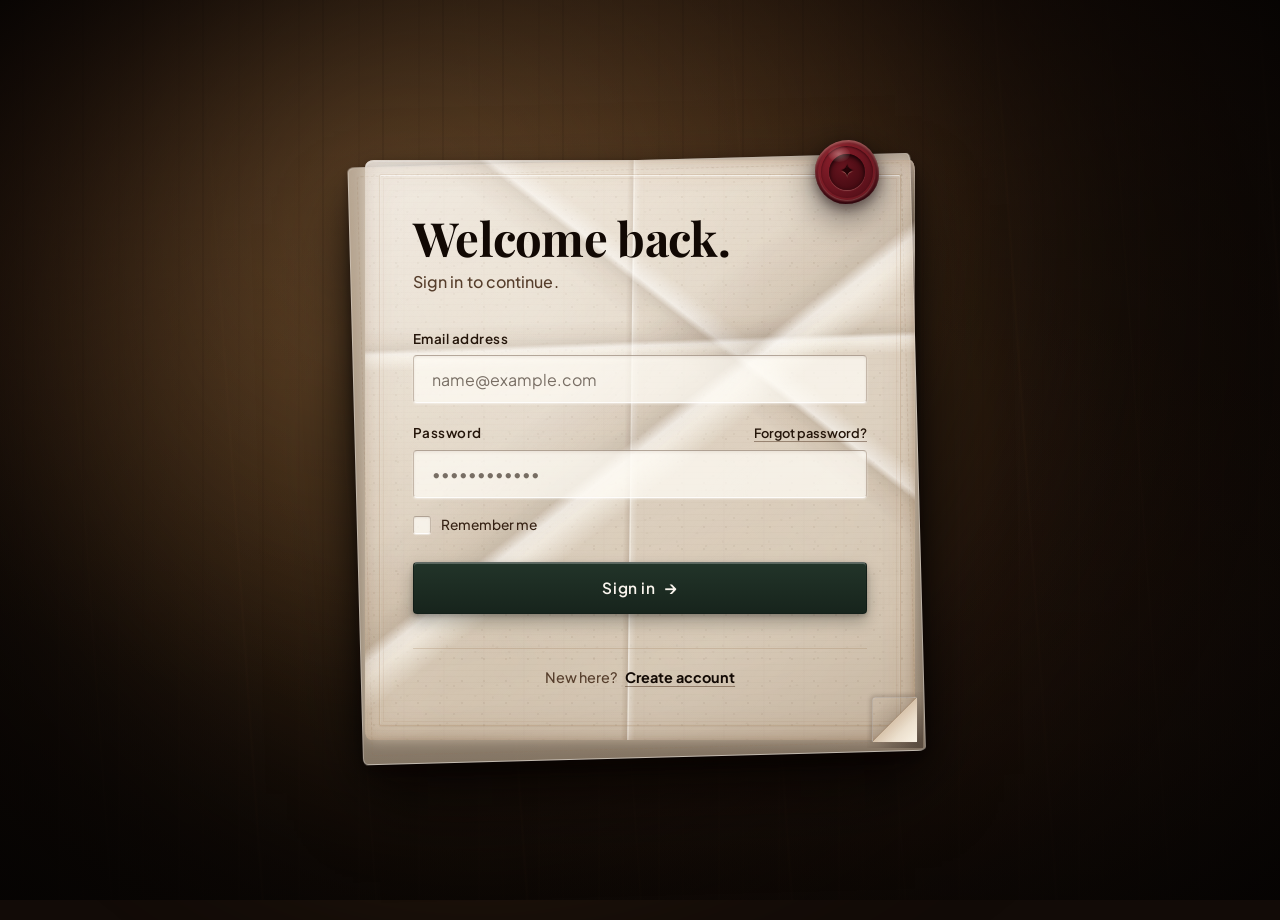
<file: index.html>
<!DOCTYPE html>
<html lang="en">
<head>
  <meta charset="UTF-8">
  <meta name="viewport" content="width=device-width, initial-scale=1.0">
  <meta name="description" content="Sign in to your account.">
  <title>Sign In</title>
  <link rel="preconnect" href="https://fonts.googleapis.com">
  <link rel="preconnect" href="https://fonts.gstatic.com" crossorigin>
  <link href="https://fonts.googleapis.com/css2?family=Cormorant+Garamond:ital,wght@0,500;0,600;0,700;1,500;1,600&family=Playfair+Display:ital,wght@0,600;0,700;1,600&family=Plus+Jakarta+Sans:wght@400;500;600;700&display=swap" rel="stylesheet">
  <link rel="stylesheet" href="style.css">
</head>
<body>
  <!-- Atmospheric Writing Desk Viewport -->
  <div class="desk-viewport">
    
    <!-- Directional Evening Lamp Illumination Falling Across the Desk -->
    <div class="desk-lamp-glow" aria-hidden="true"></div>
    <div class="desk-wood-grain" aria-hidden="true"></div>
    <div class="desk-vignette" aria-hidden="true"></div>

    <!-- The Correspondence Composition -->
    <main class="correspondence-scene">
      
      <!-- Backing Paper Layer (Physical Depth & Natural Offset) -->
      <div class="paper-backing-layer" aria-hidden="true">
        <div class="backing-border"></div>
      </div>

      <!-- Main Object: Preserved Stationery Sheet -->
      <article class="parchment-sheet" aria-labelledby="page-headline">
        
        <!-- Physical Paper Texture, Faint Creases, Corner Curl & Edge Aging -->
        <div class="paper-surface-tooth" aria-hidden="true"></div>
        <div class="paper-crease-vertical" aria-hidden="true"></div>
        <div class="paper-crease-diagonal" aria-hidden="true"></div>
        <div class="paper-edge-shading" aria-hidden="true"></div>
        <div class="paper-corner-curl" aria-hidden="true"></div>
        <div class="paper-lamp-sheen" aria-hidden="true"></div>
        <div class="letterpress-ornamental-frame" aria-hidden="true"></div>

        <!-- Tactile Rich Burgundy Wax Seal (Physical Pressed Paper Overlap) -->
        <aside class="wax-seal" aria-label="Wax Seal Accent">
          <div class="seal-wax-disc">
            <div class="seal-wax-rim" aria-hidden="true"></div>
            <div class="seal-crest-center">
              <span class="seal-monogram" aria-hidden="true">✦</span>
            </div>
            <div class="seal-shimmer" aria-hidden="true"></div>
          </div>
        </aside>

        <!-- Interior Content Surface -->
        <div class="sheet-content">
          
          <!-- Editorial Heading Hierarchy -->
          <header class="sheet-header">
            <div class="titles-block">
              <h1 id="page-headline" class="headline-text">Welcome back.</h1>
              <p class="subheadline-text">Sign in to continue.</p>
            </div>
          </header>

          <!-- Modern Authentication Form on Fine Parchment -->
          <form class="sheet-form" action="#" method="POST" novalidate>
            
            <!-- Email Address Field -->
            <div class="form-row">
              <label for="email" class="ink-label">Email address</label>
              <div class="ink-input-wrapper">
                <input 
                  type="email" 
                  id="email" 
                  name="email" 
                  class="ink-input" 
                  placeholder="name@example.com" 
                  autocomplete="username" 
                  spellcheck="false"
                  required
                >
                <span class="ink-ruling-glow" aria-hidden="true"></span>
              </div>
            </div>

            <!-- Password Field -->
            <div class="form-row">
              <div class="label-split">
                <label for="password" class="ink-label">Password</label>
                <a href="#forgot" class="ink-link ink-link--aside">Forgot password?</a>
              </div>
              <div class="ink-input-wrapper">
                <input 
                  type="password" 
                  id="password" 
                  name="password" 
                  class="ink-input" 
                  placeholder="••••••••••••" 
                  autocomplete="current-password" 
                  required
                >
                <span class="ink-ruling-glow" aria-hidden="true"></span>
              </div>
            </div>

            <!-- Remember me auxiliary option -->
            <div class="form-auxiliary">
              <label class="parchment-checkbox" for="remember-me">
                <input type="checkbox" id="remember-me" name="remember" class="checkbox-native">
                <span class="checkbox-box" aria-hidden="true">
                  <svg class="checkbox-tick" viewBox="0 0 14 14" fill="none">
                    <path d="M2.5 7.5L5.5 10.5L11.5 3.5" stroke="currentColor" stroke-width="1.8" stroke-linecap="round" stroke-linejoin="round"/>
                  </svg>
                </span>
                <span class="checkbox-text">Remember me</span>
              </label>
            </div>

            <!-- Primary Action Button -->
            <div class="form-action">
              <button type="submit" class="sheet-button" id="signin-button">
                <span class="btn-text">Sign in</span>
                <span class="btn-arrow" aria-hidden="true">→</span>
              </button>
            </div>

          </form>

          <!-- Sheet Footer Navigation -->
          <footer class="sheet-footer">
            <div class="navigation-switch">
              <span class="switch-prompt">New here?</span>
              <a href="register.html" class="ink-link ink-link--prominent" id="register-nav-link">Create account</a>
            </div>
          </footer>

        </div>
      </article>

    </main>
  </div>

  <script src="js/auth.js"></script>
  <script src="js/login.js"></script>
</body>
</html>
</file>
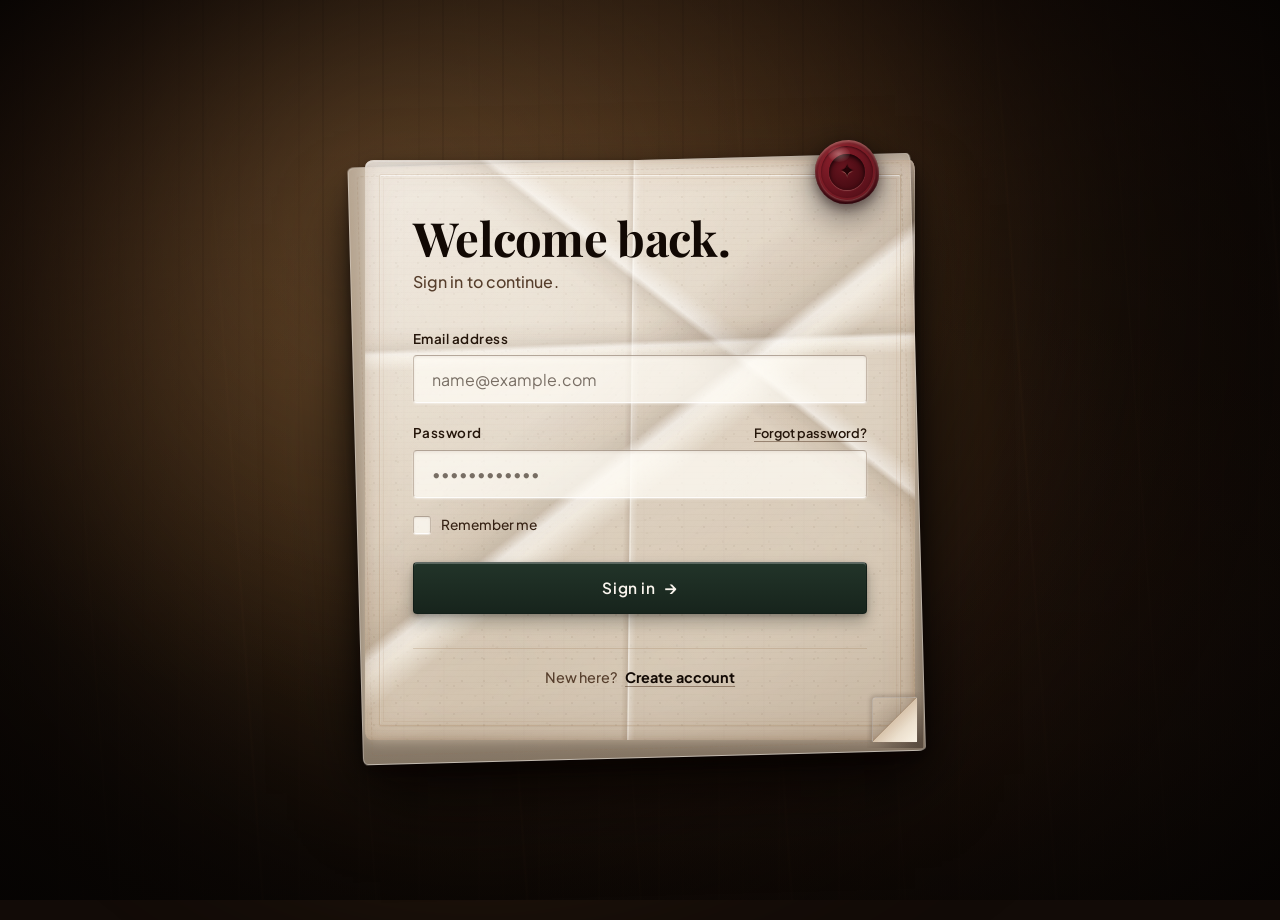
<file: dashboard.html>
<!DOCTYPE html>
<html lang="en">
<head>
  <meta charset="UTF-8">
  <meta name="viewport" content="width=device-width, initial-scale=1.0">
  <meta name="description" content="Dashboard — User management and system summary.">
  <title>Dashboard</title>
  <link rel="preconnect" href="https://fonts.googleapis.com">
  <link rel="preconnect" href="https://fonts.gstatic.com" crossorigin>
  <link href="https://fonts.googleapis.com/css2?family=Cormorant+Garamond:ital,wght@0,500;0,600;0,700;1,500;1,600&family=Playfair+Display:ital,wght@0,600;0,700;1,600&family=Plus+Jakarta+Sans:wght@400;500;600;700&display=swap" rel="stylesheet">
  <link rel="stylesheet" href="style.css">
</head>
<body>

  <!-- Early Session Gate: Redirect immediately if unauthenticated -->
  <script>
    if (sessionStorage.getItem('isLoggedIn') !== 'true') {
      window.location.replace('index.html');
    }
  </script>

  <!-- Atmospheric Desk Viewport -->
  <div class="desk-viewport desk-viewport--dashboard">

    <!-- Ambient Illumination and Subtle Wood Grain -->
    <div class="desk-lamp-glow" aria-hidden="true"></div>
    <div class="desk-wood-grain" aria-hidden="true"></div>
    <div class="desk-vignette" aria-hidden="true"></div>

    <!-- Administrative Folio Container (~1200px max width) -->
    <div id="dashboard-content" class="dashboard-folio" style="visibility: hidden; opacity: 0; transition: opacity 0.3s ease;">

      <!-- ═══════════════════════════════════════════════════════════════
           1. DASHBOARD HEADER (Dark Translucent Espresso & Brass Surface)
           ═══════════════════════════════════════════════════════════════ -->
      <header class="dashboard-header" role="banner">
        <div class="dashboard-header__inner">
          
          <div class="dashboard-header__identity">
            <div class="dashboard-brand-mark">
              <span class="folio-seal-mark" aria-hidden="true">✦</span>
              <h1 class="dashboard-title">Dashboard</h1>
            </div>
            <div class="dashboard-user-greeting">
              <p id="dashboard-welcome" class="dashboard-welcome">Welcome, Admin.</p>
              <span class="dashboard-divider-bullet" aria-hidden="true">•</span>
              <span id="dashboard-user-email" class="dashboard-user-email">admin@gmail.com</span>
            </div>
          </div>

          <div class="dashboard-header__actions">
            <button 
              type="button" 
              class="dashboard-logout-btn" 
              data-action="logout" 
              id="logout-button" 
              aria-label="Sign out of your account"
            >
              <span class="logout-btn__text">Sign out</span>
              <span class="logout-btn__icon" aria-hidden="true">←</span>
            </button>
          </div>

        </div>
      </header>

      <!-- ═══════════════════════════════════════════════════════════════
           2. SUMMARY METRICS (Three Clean, Separated Warm Ivory Cards)
           ═══════════════════════════════════════════════════════════════ -->
      <section class="dashboard-metrics" aria-label="Account Summary">
        
        <!-- Card 1: Total Users -->
        <article class="summary-card summary-card--total" id="card-total-users">
          <div class="summary-card__header">
            <span class="summary-card__label">Total Users</span>
            <div class="summary-card__icon summary-card__icon--total" aria-hidden="true">
              <svg viewBox="0 0 24 24" fill="none" stroke="currentColor" stroke-width="1.8" stroke-linecap="round" stroke-linejoin="round">
                <path d="M16 21v-2a4 4 0 0 0-4-4H6a4 4 0 0 0-4 4v2"/>
                <circle cx="9" cy="7" r="4"/>
                <path d="M22 21v-2a4 4 0 0 0-3-3.87"/>
                <path d="M16 3.13a4 4 0 0 1 0 7.75"/>
              </svg>
            </div>
          </div>
          <div class="summary-card__body">
            <p class="summary-card__value">120</p>
          </div>
        </article>

        <!-- Card 2: Active Users -->
        <article class="summary-card summary-card--active" id="card-active-users">
          <div class="summary-card__header">
            <span class="summary-card__label">Active Users</span>
            <div class="summary-card__icon summary-card__icon--active" aria-hidden="true">
              <svg viewBox="0 0 24 24" fill="none" stroke="currentColor" stroke-width="1.8" stroke-linecap="round" stroke-linejoin="round">
                <path d="M22 11.08V12a10 10 0 1 1-5.93-9.14"/>
                <polyline points="22 4 12 14.01 9 11.01"/>
              </svg>
            </div>
          </div>
          <div class="summary-card__body">
            <p class="summary-card__value">95</p>
          </div>
        </article>

        <!-- Card 3: Pending Requests -->
        <article class="summary-card summary-card--pending" id="card-pending-requests">
          <div class="summary-card__header">
            <span class="summary-card__label">Pending Requests</span>
            <div class="summary-card__icon summary-card__icon--pending" aria-hidden="true">
              <svg viewBox="0 0 24 24" fill="none" stroke="currentColor" stroke-width="1.8" stroke-linecap="round" stroke-linejoin="round">
                <circle cx="12" cy="12" r="10"/>
                <polyline points="12 6 12 12 16 14"/>
              </svg>
            </div>
          </div>
          <div class="summary-card__body">
            <p class="summary-card__value">25</p>
          </div>
        </article>

      </section>

      <!-- ═══════════════════════════════════════════════════════════════
           3. RECENT USERS DIRECTORY (Dedicated Separate Ledger Panel)
           ═══════════════════════════════════════════════════════════════ -->
      <section class="dashboard-ledger-section" aria-label="Recent Users Directory">
        
        <div class="ledger-header">
          <div class="ledger-header__titles">
            <h2 class="ledger-title">Recent Users</h2>
          </div>
          
          <div class="ledger-controls">
            <!-- Search -->
            <div class="ledger-search-box">
              <span class="ledger-search-icon" aria-hidden="true">
                <svg viewBox="0 0 20 20" fill="none" stroke="currentColor" stroke-width="1.8">
                  <circle cx="8.5" cy="8.5" r="5.5"/>
                  <line x1="12.5" y1="12.5" x2="17" y2="17"/>
                </svg>
              </span>
              <label for="user-search" class="sr-only">Search users</label>
              <input
                type="search"
                id="user-search"
                class="ledger-search-input"
                placeholder="Search by name or email…"
                autocomplete="off"
                spellcheck="false"
              >
            </div>

            <!-- Filter Buttons -->
            <div class="ledger-filter-group" role="group" aria-label="Filter users by account status">
              <button type="button" class="ledger-filter-pill filter-active" data-filter="all">All</button>
              <button type="button" class="ledger-filter-pill" data-filter="active">Active</button>
              <button type="button" class="ledger-filter-pill" data-filter="pending">Pending</button>
            </div>
          </div>
        </div>

        <!-- Table Container -->
        <div class="ledger-table-container">
          <table class="ledger-table" aria-describedby="ledger-table-caption">
            <caption id="ledger-table-caption" class="sr-only">
              Administrative list of recent users including name, email address, and status.
            </caption>
            <thead>
              <tr>
                <th scope="col" class="col-name">Name</th>
                <th scope="col" class="col-email">Email</th>
                <th scope="col" class="col-status">Status</th>
              </tr>
            </thead>
            <tbody id="users-table-body">
              <tr class="ledger-row" data-status="active">
                <td data-label="Name" class="cell-name">
                  <div class="user-cell-meta">
                    <span class="user-avatar-initial" aria-hidden="true">R</span>
                    <span class="user-display-name">Rahul</span>
                  </div>
                </td>
                <td data-label="Email" class="cell-email">
                  <a href="mailto:rahul@gmail.com" class="ledger-email-link">rahul@gmail.com</a>
                </td>
                <td data-label="Status" class="cell-status">
                  <span class="status-badge status-badge--active">
                    <span class="badge-glyph" aria-hidden="true">●</span>
                    <span class="badge-text">Active</span>
                  </span>
                </td>
              </tr>

              <tr class="ledger-row" data-status="active">
                <td data-label="Name" class="cell-name">
                  <div class="user-cell-meta">
                    <span class="user-avatar-initial" aria-hidden="true">P</span>
                    <span class="user-display-name">Priya</span>
                  </div>
                </td>
                <td data-label="Email" class="cell-email">
                  <a href="mailto:priya@gmail.com" class="ledger-email-link">priya@gmail.com</a>
                </td>
                <td data-label="Status" class="cell-status">
                  <span class="status-badge status-badge--active">
                    <span class="badge-glyph" aria-hidden="true">●</span>
                    <span class="badge-text">Active</span>
                  </span>
                </td>
              </tr>

              <tr class="ledger-row" data-status="pending">
                <td data-label="Name" class="cell-name">
                  <div class="user-cell-meta">
                    <span class="user-avatar-initial user-avatar-initial--pending" aria-hidden="true">A</span>
                    <span class="user-display-name">Arjun</span>
                  </div>
                </td>
                <td data-label="Email" class="cell-email">
                  <a href="mailto:arjun@gmail.com" class="ledger-email-link">arjun@gmail.com</a>
                </td>
                <td data-label="Status" class="cell-status">
                  <span class="status-badge status-badge--pending">
                    <span class="badge-glyph" aria-hidden="true">○</span>
                    <span class="badge-text">Pending</span>
                  </span>
                </td>
              </tr>

              <tr id="empty-search-row" class="ledger-row--empty" style="display: none;">
                <td colspan="3" class="cell-empty-message">
                  No matching users found in the directory.
                </td>
              </tr>
            </tbody>
          </table>
        </div>

      </section>

    </div>
  </div>

  <script src="js/auth.js"></script>
  <script src="js/dashboard.js"></script>
</body>
</html>
</file>
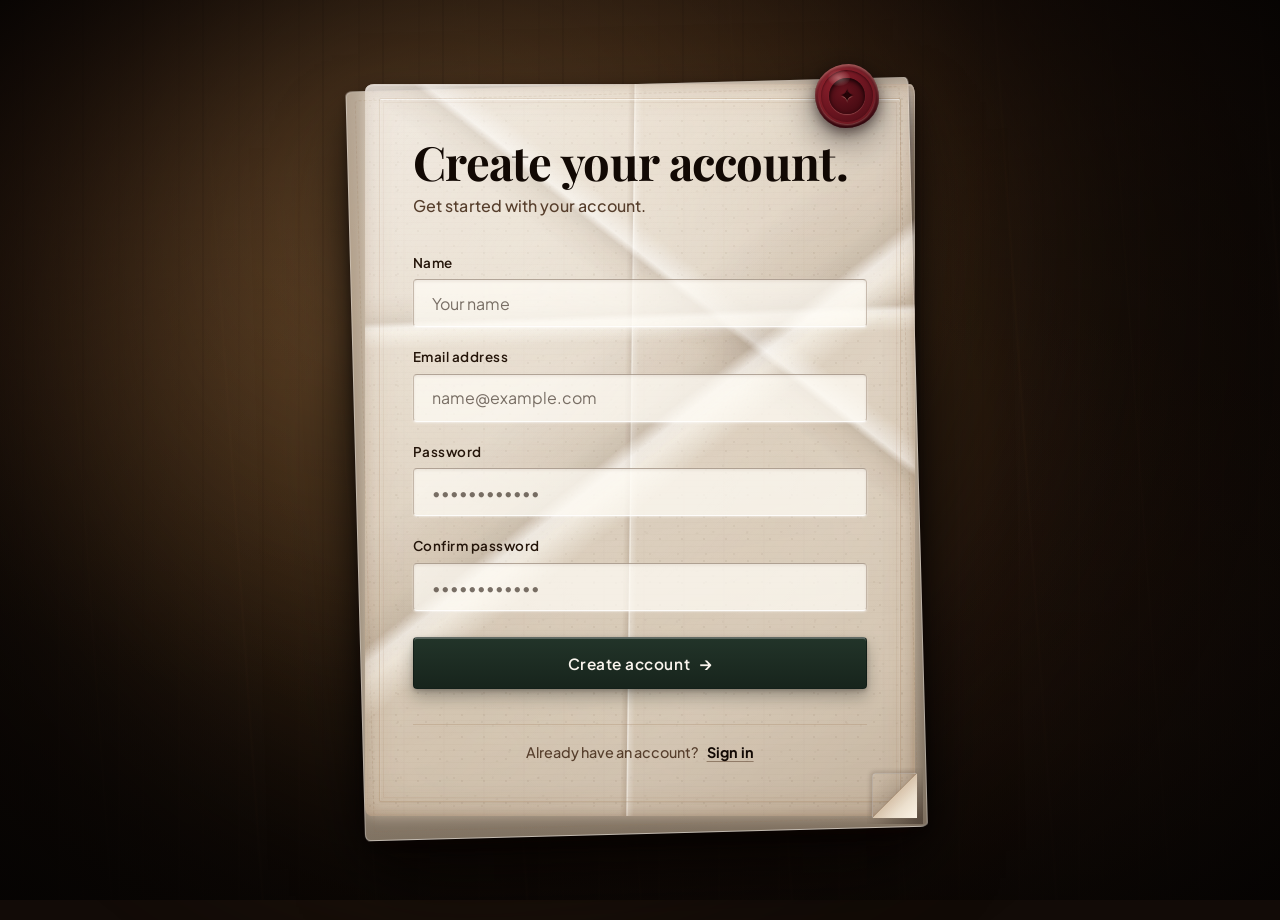
<file: register.html>
<!DOCTYPE html>
<html lang="en">
<head>
  <meta charset="UTF-8">
  <meta name="viewport" content="width=device-width, initial-scale=1.0">
  <meta name="description" content="Create your account to get started.">
  <title>Create Account</title>
  <link rel="preconnect" href="https://fonts.googleapis.com">
  <link rel="preconnect" href="https://fonts.gstatic.com" crossorigin>
  <link href="https://fonts.googleapis.com/css2?family=Cormorant+Garamond:ital,wght@0,500;0,600;0,700;1,500;1,600&family=Playfair+Display:ital,wght@0,600;0,700;1,600&family=Plus+Jakarta+Sans:wght@400;500;600;700&display=swap" rel="stylesheet">
  <link rel="stylesheet" href="style.css">
</head>
<body>
  <!-- Atmospheric Writing Desk Viewport -->
  <div class="desk-viewport">
    
    <!-- Directional Evening Lamp Illumination Falling Across the Desk -->
    <div class="desk-lamp-glow" aria-hidden="true"></div>
    <div class="desk-wood-grain" aria-hidden="true"></div>
    <div class="desk-vignette" aria-hidden="true"></div>

    <!-- The Correspondence Composition -->
    <main class="correspondence-scene">
      
      <!-- Backing Paper Layer (Physical Depth & Natural Offset) -->
      <div class="paper-backing-layer" aria-hidden="true">
        <div class="backing-border"></div>
      </div>

      <!-- Main Object: Preserved Stationery Sheet -->
      <article class="parchment-sheet" aria-labelledby="page-headline">
        
        <!-- Physical Paper Texture, Faint Creases, Corner Curl & Edge Aging -->
        <div class="paper-surface-tooth" aria-hidden="true"></div>
        <div class="paper-crease-vertical" aria-hidden="true"></div>
        <div class="paper-crease-diagonal" aria-hidden="true"></div>
        <div class="paper-edge-shading" aria-hidden="true"></div>
        <div class="paper-corner-curl" aria-hidden="true"></div>
        <div class="paper-lamp-sheen" aria-hidden="true"></div>
        <div class="letterpress-ornamental-frame" aria-hidden="true"></div>

        <!-- Tactile Rich Burgundy Wax Seal (Physical Pressed Paper Overlap) -->
        <aside class="wax-seal" aria-label="Wax Seal Accent">
          <div class="seal-wax-disc">
            <div class="seal-wax-rim" aria-hidden="true"></div>
            <div class="seal-crest-center">
              <span class="seal-monogram" aria-hidden="true">✦</span>
            </div>
            <div class="seal-shimmer" aria-hidden="true"></div>
          </div>
        </aside>

        <!-- Interior Content Surface -->
        <div class="sheet-content">
          
          <!-- Editorial Heading Hierarchy -->
          <header class="sheet-header">
            <div class="titles-block">
              <h1 id="page-headline" class="headline-text">Create your account.</h1>
              <p class="subheadline-text">Get started with your account.</p>
            </div>
          </header>

          <!-- Modern Authentication Form on Fine Parchment -->
          <form class="sheet-form" action="#" method="POST" novalidate>
            
            <!-- Full Name Field -->
            <div class="form-row">
              <label for="name" class="ink-label">Name</label>
              <div class="ink-input-wrapper">
                <input 
                  type="text" 
                  id="name" 
                  name="name" 
                  class="ink-input" 
                  placeholder="Your name" 
                  autocomplete="name" 
                  spellcheck="false"
                  required
                >
                <span class="ink-ruling-glow" aria-hidden="true"></span>
              </div>
            </div>

            <!-- Email Address Field -->
            <div class="form-row">
              <label for="email" class="ink-label">Email address</label>
              <div class="ink-input-wrapper">
                <input 
                  type="email" 
                  id="email" 
                  name="email" 
                  class="ink-input" 
                  placeholder="name@example.com" 
                  autocomplete="username" 
                  spellcheck="false"
                  required
                >
                <span class="ink-ruling-glow" aria-hidden="true"></span>
              </div>
            </div>

            <!-- Password Field -->
            <div class="form-row">
              <label for="password" class="ink-label">Password</label>
              <div class="ink-input-wrapper">
                <input 
                  type="password" 
                  id="password" 
                  name="password" 
                  class="ink-input" 
                  placeholder="••••••••••••" 
                  autocomplete="new-password" 
                  required
                >
                <span class="ink-ruling-glow" aria-hidden="true"></span>
              </div>
            </div>

            <!-- Confirm Password Field -->
            <div class="form-row">
              <label for="confirm-password" class="ink-label">Confirm password</label>
              <div class="ink-input-wrapper">
                <input 
                  type="password" 
                  id="confirm-password" 
                  name="confirm_password" 
                  class="ink-input" 
                  placeholder="••••••••••••" 
                  autocomplete="new-password" 
                  required
                >
                <span class="ink-ruling-glow" aria-hidden="true"></span>
              </div>
            </div>

            <!-- Primary Action Button -->
            <div class="form-action">
              <button type="submit" class="sheet-button" id="register-button">
                <span class="btn-text">Create account</span>
                <span class="btn-arrow" aria-hidden="true">→</span>
              </button>
            </div>

          </form>

          <!-- Sheet Footer Navigation -->
          <footer class="sheet-footer">
            <div class="navigation-switch">
              <span class="switch-prompt">Already have an account?</span>
              <a href="index.html" class="ink-link ink-link--prominent" id="signin-nav-link">Sign in</a>
            </div>
          </footer>

        </div>
      </article>

    </main>
  </div>

  <script src="js/auth.js"></script>
  <script src="js/register.js"></script>
</body>
</html>
</file>
<file: style.css>
/* ==========================================================================
   THE CORRESPONDENCE AUTHENTICATION SYSTEM
   Physical Victorian Stationery on a Dark Walnut Writing Desk
   Crystal-Clear Typography Architecture + Isolated Glassmorphic Background Layers
   Strictly Pure CSS3 — Zero JavaScript / Frameworks
   ========================================================================== */

/* --------------------------------------------------------------------------
   1. DESIGN TOKENS & TYPOGRAPHY
   -------------------------------------------------------------------------- */
:root {
  /* Rich Victorian Study & Dark Walnut Writing Surface */
  --desk-base: #120b07;
  --desk-walnut-deep: #1b1009;
  --desk-walnut-mid: #28170e;
  --desk-mahogany-warm: #361c10;
  --desk-shadow-deep: rgba(5, 3, 2, 0.94);

  /* Warm Ambient Table Lamp / Candlelight (Upper-Left Falloff) */
  --lamp-glow-amber: rgba(255, 214, 132, 0.28);
  --lamp-glow-honey: rgba(230, 160, 75, 0.16);
  --lamp-pool-warm: rgba(110, 65, 35, 0.65);

  /* Backing Paper Layer (Physical Underlay & Depth) */
  --backing-paper-top: rgba(224, 210, 192, 0.72);
  --backing-paper-edge: rgba(198, 182, 160, 0.64);
  --backing-paper-bottom: rgba(176, 158, 136, 0.68);
  --backing-shadow-desk: rgba(8, 4, 2, 0.72);

  /* Main Preserved Stationery: Warm Ivory Parchment with Translucent Glassmorphism */
  --parchment-top: rgba(252, 247, 238, 0.86);
  --parchment-mid: rgba(244, 234, 220, 0.80);
  --parchment-bottom: rgba(234, 219, 201, 0.84);
  --parchment-border-top: rgba(255, 255, 255, 0.65);
  --parchment-border-side: rgba(255, 255, 255, 0.38);
  --parchment-border-bottom: rgba(140, 105, 75, 0.32);

  /* Tactile Physical Paper Highlights, Irregular Creases & Aging */
  --paper-crease-dark: rgba(72, 46, 26, 0.16);
  --paper-crease-light: rgba(255, 255, 255, 0.58);
  --paper-crease-ambient: rgba(90, 58, 32, 0.09);
  --paper-fold-shadow: rgba(45, 28, 14, 0.14);
  --paper-fold-ridge: rgba(255, 252, 244, 0.65);
  --paper-edge-discolor: rgba(145, 102, 62, 0.22);
  --paper-dogear-shadow: rgba(24, 12, 6, 0.38);

  /* Deep High-Contrast Iron-Gall Ink (Crisp, Dark, Solid Typography) */
  --ink-heading: #120904;
  --ink-secondary: #24150a;
  --ink-body: #362214;
  --ink-muted: #563e2c;
  --ink-subtle: #7a604c;
  --ink-placeholder: rgba(35, 22, 12, 0.60);
  --ink-input-border: rgba(90, 60, 36, 0.32);
  --ink-border-focus: #442a17;
  --ink-focus-ring: rgba(196, 150, 65, 0.28);

  /* Primary Action Button: Deep Forest Ink */
  --btn-forest-top: #223429;
  --btn-forest-base: #17241c;
  --btn-forest-hover: #2a3f32;
  --btn-forest-active: #101913;
  --btn-text-cream: #faf5ee;

  /* Pressed Burgundy Wax Seal */
  --seal-top: #8c202c;
  --seal-mid: #6f1621;
  --seal-base: #520f18;
  --seal-rim: #38070d;
  --seal-emboss-shadow: rgba(14, 2, 4, 0.95);
  --seal-highlight: rgba(255, 215, 195, 0.38);

  /* Typographic Hierarchy */
  --font-role-display: 'Playfair Display', 'Cormorant Garamond', 'Georgia', serif;
  --font-role-ui: 'Plus Jakarta Sans', -apple-system, BlinkMacSystemFont, 'Segoe UI', Roboto, sans-serif;

  /* Motion & Transitions */
  --ease-natural: cubic-bezier(0.16, 1, 0.3, 1);
  --transition-fast: 0.2s var(--ease-natural);
  --transition-base: 0.35s var(--ease-natural);
  --transition-slow: 0.75s var(--ease-natural);
}

/* --------------------------------------------------------------------------
   2. GLOBAL RESET & FOUNDATIONAL BASE
   -------------------------------------------------------------------------- */
*,
*::before,
*::after {
  box-sizing: border-box;
  margin: 0;
  padding: 0;
}

html {
  font-size: 16px;
  line-height: 1.5;
  -webkit-text-size-adjust: 100%;
  -webkit-font-smoothing: antialiased;
  -moz-osx-font-smoothing: grayscale;
  text-rendering: optimizeLegibility;
  background-color: var(--desk-base);
  color: var(--ink-body);
  font-family: var(--font-role-ui);
  min-height: 100%;
}

body {
  min-height: 100vh;
  min-height: 100dvh;
  position: relative;
  background-color: var(--desk-base);
  overflow-x: hidden;
  display: flex;
  flex-direction: column;
}

:focus-visible {
  outline: 2px solid var(--ink-border-focus);
  outline-offset: 3px;
}

/* --------------------------------------------------------------------------
   3. THE WRITING DESK ENVIRONMENT & AMBIENT LAMP LIGHTING
   -------------------------------------------------------------------------- */
.desk-viewport {
  position: relative;
  width: 100%;
  min-height: 100vh;
  min-height: 100dvh;
  display: flex;
  align-items: center;
  justify-content: center;
  padding: clamp(1.5rem, 4vw, 3rem) clamp(1rem, 3vw, 2rem);
  isolation: isolate;
  background-color: var(--desk-base);
  /* Rich dark walnut writing desk with visible directional grain lines & mahogany tone */
  background-image:
    radial-gradient(ellipse 950px 800px at 28% 18%, var(--lamp-pool-warm) 0%, transparent 68%),
    radial-gradient(ellipse 750px 650px at 78% 82%, rgba(48, 28, 16, 0.6) 0%, transparent 65%),
    repeating-linear-gradient(
      86deg,
      transparent 0px,
      transparent 110px,
      rgba(42, 25, 15, 0.28) 111px,
      transparent 113px,
      transparent 260px,
      rgba(58, 34, 20, 0.22) 262px,
      transparent 264px
    ),
    linear-gradient(166deg, var(--desk-mahogany-warm) 0%, var(--desk-walnut-deep) 42%, var(--desk-base) 100%);
}

/* Single warm table lamp / candlelight source from upper-left */
.desk-lamp-glow {
  position: absolute;
  top: -20%;
  left: 2%;
  width: min(1100px, 110vw);
  height: min(1100px, 110vw);
  border-radius: 50%;
  background: radial-gradient(
    ellipse at 35% 35%,
    var(--lamp-glow-amber) 0%,
    var(--lamp-glow-honey) 48%,
    rgba(65, 36, 18, 0.06) 72%,
    transparent 100%
  );
  filter: blur(85px);
  pointer-events: none;
  z-index: -2;
  animation: lampGlowSway 22s ease-in-out infinite alternate;
}

@keyframes lampGlowSway {
  0% {
    transform: scale(0.98) translate(0, 0);
    opacity: 0.88;
  }
  50% {
    transform: scale(1.03) translate(14px, -10px);
    opacity: 1;
  }
  100% {
    transform: scale(0.99) translate(-8px, 10px);
    opacity: 0.9;
  }
}

/* Subtle directional wood grain across the walnut/espresso desk */
.desk-wood-grain {
  position: absolute;
  inset: 0;
  pointer-events: none;
  background-image:
    repeating-linear-gradient(
      90deg,
      transparent 0px,
      transparent 22px,
      rgba(24, 14, 8, 0.4) 23px,
      transparent 24px,
      transparent 58px,
      rgba(45, 26, 15, 0.25) 59px,
      transparent 60px
    ),
    linear-gradient(180deg, rgba(20, 12, 7, 0.25) 0%, rgba(10, 6, 4, 0.6) 100%);
  z-index: -1;
  opacity: 0.6;
}

/* Atmospheric study perimeter vignette */
.desk-vignette {
  position: absolute;
  inset: 0;
  pointer-events: none;
  background: radial-gradient(ellipse at 50% 50%, transparent 38%, var(--desk-shadow-deep) 100%);
  z-index: -1;
}

/* --------------------------------------------------------------------------
   4. THE CORRESPONDENCE COMPOSITION (BALANCED DESK PLACEMENT)
   -------------------------------------------------------------------------- */
.correspondence-scene {
  position: relative;
  width: 100%;
  max-width: 550px;
  margin: 0 auto;
  z-index: 2;
  /* Entrance animation settles cleanly to transform: none for 100% crisp text */
  animation: sheetSettle 0.9s var(--ease-natural) forwards;
}

@keyframes sheetSettle {
  from {
    opacity: 0;
    transform: translateY(16px);
  }
  to {
    opacity: 1;
    transform: none;
  }
}

/* --------------------------------------------------------------------------
   5. BACKING PAPER LAYER (TRANSLUCENT PHYSICAL UNDERLAY)
   -------------------------------------------------------------------------- */
.paper-backing-layer {
  position: absolute;
  inset: -6px -8px -12px -5px;
  /* Shifted & counter-rotated to provide organic physical depth beneath the letter */
  transform: rotate(-1.5deg) translate(-5px, 6px);
  background: linear-gradient(
    170deg,
    var(--backing-paper-top) 0%,
    var(--backing-paper-edge) 80%,
    var(--backing-paper-bottom) 100%
  );
  backdrop-filter: blur(8px);
  -webkit-backdrop-filter: blur(8px);
  /* Organic asymmetric border radii */
  border-radius: 7px 4px 8px 5px / 5px 8px 4px 7px;
  border: 1px solid rgba(255, 255, 255, 0.32);
  /* Realistic multi-stage cast shadow onto the wooden desk */
  box-shadow:
    0 4px 10px -2px rgba(12, 6, 3, 0.55),
    0 18px 36px -8px var(--backing-shadow-desk),
    0 40px 75px -14px rgba(6, 3, 2, 0.85);
  z-index: 1;
  pointer-events: none;
  overflow: hidden;
}

.backing-border {
  position: absolute;
  inset: 8px;
  border: 1px dashed rgba(145, 115, 85, 0.32);
  border-radius: 4px;
  opacity: 0.6;
}

/* --------------------------------------------------------------------------
   6. MAIN PARCHMENT SHEET (ISOLATED VISUAL SURFACE FOR CRISP TYPOGRAPHY)
   -------------------------------------------------------------------------- */
/* Container has NO transform or filter so that text child elements stay completely crisp */
.parchment-sheet {
  position: relative;
  width: 100%;
  transform: none;
  overflow: visible;
  transition: box-shadow var(--transition-base);
}

/* Translucent Frosted Glass & Parchment Base Surface (ISOLATED IN PSEUDO-ELEMENT) */
.parchment-sheet::before {
  content: "";
  position: absolute;
  inset: 0;
  /* Naturally organic, slightly hand-cut parchment silhouette */
  border-radius: 9px 5px 12px 6px / 7px 11px 5px 9px;
  background:
    /* Gentle natural paper tonal undulating variations across the surface */
    radial-gradient(ellipse 65% 55% at 32% 28%, rgba(255, 252, 246, 0.45) 0%, transparent 65%),
    radial-gradient(ellipse 70% 60% at 72% 76%, rgba(230, 212, 190, 0.35) 0%, transparent 70%),
    radial-gradient(circle at 50% 50%, rgba(248, 238, 222, 0.25) 0%, transparent 100%),
    linear-gradient(
      174deg,
      var(--parchment-top) 0%,
      var(--parchment-mid) 48%,
      var(--parchment-bottom) 100%
    );
  backdrop-filter: blur(12px) saturate(110%);
  -webkit-backdrop-filter: blur(12px) saturate(110%);
  /* Delicate glass-edge catch with brighter top/left highlight and soft bottom/right falloff */
  border-top: 1px solid var(--parchment-border-top);
  border-left: 1px solid var(--parchment-border-side);
  border-right: 1px solid var(--parchment-border-side);
  border-bottom: 1px solid var(--parchment-border-bottom);
  box-shadow:
    0 2px 6px rgba(25, 15, 8, 0.18),
    0 10px 22px rgba(18, 10, 5, 0.22),
    inset 0 1px 1px rgba(255, 255, 255, 0.8),
    inset 1px 0 1px rgba(255, 255, 255, 0.45),
    inset 0 -1px 2px rgba(125, 90, 55, 0.22),
    inset -1px 0 2px rgba(125, 90, 55, 0.14);
  pointer-events: none;
  z-index: 0;
}

/* Visible Paper Texture: Authentic Laid Paper Ribbing, Fiber Veins & Grain (STRICTLY UNDER CONTENT) */
.paper-surface-tooth {
  position: absolute;
  inset: 0;
  border-radius: 9px 5px 12px 6px / 7px 11px 5px 9px;
  pointer-events: none;
  background-image:
    /* Fine laid lines */
    repeating-linear-gradient(
      0deg,
      transparent 0px,
      transparent 4.5px,
      rgba(110, 75, 40, 0.038) 5px,
      transparent 6px
    ),
    /* Chain lines */
    repeating-linear-gradient(
      90deg,
      transparent 0px,
      transparent 38px,
      rgba(110, 75, 40, 0.022) 39px,
      transparent 40px
    ),
    /* Irregular paper fibers and pulp specks */
    radial-gradient(ellipse 2px 1px at 24% 18%, rgba(88, 58, 30, 0.08) 0%, transparent 100%),
    radial-gradient(ellipse 1px 2px at 78% 34%, rgba(88, 58, 30, 0.07) 0%, transparent 100%),
    radial-gradient(circle at 42% 68%, rgba(95, 65, 35, 0.065) 1px, transparent 1px),
    radial-gradient(ellipse 2px 1px at 64% 82%, rgba(88, 58, 30, 0.075) 0%, transparent 100%),
    radial-gradient(circle at 18% 78%, rgba(95, 65, 35, 0.055) 1px, transparent 1px);
  background-size: 100% 6px, 40px 100%, 34px 44px, 46px 52px, 22px 22px, 50px 38px, 28px 28px;
  opacity: 0.95;
  mix-blend-mode: multiply;
  z-index: 1;
}

/* Irregular Vertical Handling Fold (Gently Angled, Catching Warm Ambient Lamp Light) */
.paper-crease-vertical {
  position: absolute;
  top: 0;
  bottom: 0;
  left: 47%;
  width: 14px;
  pointer-events: none;
  /* Slightly off-vertical angle with highlight on ridge and shadow in recess */
  transform: rotate(0.65deg);
  background:
    linear-gradient(
      90deg,
      transparent 0%,
      var(--paper-crease-ambient) 22%,
      var(--paper-crease-dark) 42%,
      var(--paper-crease-light) 49%,
      var(--paper-fold-ridge) 53%,
      rgba(255, 255, 255, 0.28) 60%,
      transparent 100%
    );
  opacity: 0.9;
  z-index: 2;
}

/* Secondary Transverse Fold & Irregular Shallow Wrinkles Across the Sheet */
.paper-crease-diagonal {
  position: absolute;
  inset: 0;
  pointer-events: none;
  border-radius: inherit;
  background-image:
    /* Diagonal corner bend fold from top-right down towards center */
    linear-gradient(
      142deg,
      transparent 38%,
      var(--paper-crease-ambient) 46%,
      var(--paper-crease-dark) 48.5%,
      var(--paper-crease-light) 50%,
      var(--paper-fold-ridge) 51.5%,
      transparent 55%
    ),
    /* Soft horizontal letterfold across upper-third */
    linear-gradient(
      178deg,
      transparent 28%,
      var(--paper-crease-ambient) 30.5%,
      var(--paper-crease-dark) 31.8%,
      var(--paper-crease-light) 32.6%,
      var(--paper-fold-ridge) 33.2%,
      transparent 35.5%
    ),
    /* Soft handling wrinkle radiating from lower-left */
    linear-gradient(
      38deg,
      transparent 62%,
      var(--paper-crease-ambient) 65%,
      var(--paper-crease-dark) 66.2%,
      var(--paper-crease-light) 67%,
      transparent 69.5%
    );
  opacity: 0.88;
  z-index: 2;
}

/* Perimeter Deckled Discoloration & Natural Soft Edge Darkening */
.paper-edge-shading {
  position: absolute;
  inset: 0;
  border-radius: 9px 5px 12px 6px / 7px 11px 5px 9px;
  pointer-events: none;
  box-shadow:
    inset 0 0 38px var(--paper-edge-discolor),
    inset 0 0 14px rgba(115, 80, 50, 0.12),
    inset 0 2px 5px rgba(145, 105, 65, 0.1),
    inset -2px 0 5px rgba(145, 105, 65, 0.08);
  z-index: 2;
}

/* Distinctive Detail: Tactile Paper Corner Curl with Realistic Underside Depth (Bottom-Right) */
.paper-corner-curl {
  position: absolute;
  bottom: -2px;
  right: -2px;
  width: 44px;
  height: 44px;
  pointer-events: none;
  z-index: 4;
}

/* Deep soft shadow cast by the lifted corner onto desk and underlay */
.paper-corner-curl::before {
  content: "";
  position: absolute;
  inset: -6px;
  background: radial-gradient(
    circle at 92% 92%,
    var(--paper-dogear-shadow) 0%,
    rgba(24, 12, 6, 0.22) 35%,
    rgba(24, 12, 6, 0.08) 55%,
    transparent 75%
  );
}

/* Turned-over corner flap with natural bevel and ivory underside tone */
.paper-corner-curl::after {
  content: "";
  position: absolute;
  bottom: 0;
  right: 0;
  width: 100%;
  height: 100%;
  background: linear-gradient(
    135deg,
    transparent 47.5%,
    rgba(145, 108, 75, 0.35) 48.5%,
    rgba(218, 198, 174, 0.96) 50%,
    rgba(238, 226, 208, 0.98) 72%,
    rgba(250, 243, 230, 1) 100%
  );
  box-shadow:
    -2px -2px 5px rgba(28, 14, 6, 0.24),
    -0.5px -0.5px 1px rgba(255, 255, 255, 0.7);
  border-top-left-radius: 3px;
}

/* Subtle Specular Frosted Glass Reflection & Directional Lamp Sheen */
.paper-lamp-sheen {
  position: absolute;
  inset: 0;
  border-radius: 9px 5px 12px 6px / 7px 11px 5px 9px;
  pointer-events: none;
  background:
    linear-gradient(
      126deg,
      rgba(255, 255, 255, 0.34) 0%,
      rgba(255, 248, 235, 0.16) 24%,
      transparent 50%,
      rgba(255, 255, 255, 0.09) 72%,
      transparent 100%
    ),
    radial-gradient(
      ellipse at 28% 22%,
      rgba(255, 255, 255, 0.24) 0%,
      transparent 58%
    );
  z-index: 3;
  animation: glassSheenDrift 16s ease-in-out infinite alternate;
}

@keyframes glassSheenDrift {
  0% {
    opacity: 0.72;
  }
  50% {
    opacity: 0.95;
  }
  100% {
    opacity: 0.76;
  }
}

/* Refined Blind-Debossed Letterpress Ornamental Frame */
.letterpress-ornamental-frame {
  position: absolute;
  inset: 14px;
  border: 1px solid rgba(160, 125, 88, 0.28);
  border-radius: 2px;
  pointer-events: none;
  box-shadow:
    inset 0 1px 1px rgba(255, 255, 255, 0.7),
    0 1px 1px rgba(90, 60, 35, 0.08);
  z-index: 2;
}

.letterpress-ornamental-frame::before {
  content: "";
  position: absolute;
  inset: 3px;
  border: 1px solid rgba(160, 125, 88, 0.12);
}

/* --------------------------------------------------------------------------
   7. TACTILE PRESSED BURGUNDY WAX SEAL (NATURALLY OVERLAPPING PAPER)
   -------------------------------------------------------------------------- */
.wax-seal {
  position: absolute;
  top: -20px;
  right: 36px;
  width: 64px;
  height: 64px;
  z-index: 20;
  pointer-events: auto;
  cursor: pointer;
  filter:
    drop-shadow(0 4px 6px rgba(20, 4, 8, 0.45))
    drop-shadow(0 10px 18px rgba(10, 2, 4, 0.55));
  transition: transform var(--transition-fast), filter var(--transition-fast);
}

.wax-seal:hover {
  transform: translateY(-2px) scale(1.02);
  filter:
    drop-shadow(0 6px 8px rgba(20, 4, 8, 0.5))
    drop-shadow(0 14px 22px rgba(10, 2, 4, 0.6));
}

.seal-wax-disc {
  position: relative;
  width: 100%;
  height: 100%;
  border-radius: 53% 47% 52% 48% / 48% 54% 46% 52%;
  background: radial-gradient(
    circle at 35% 32%,
    var(--seal-top) 0%,
    var(--seal-mid) 40%,
    var(--seal-base) 75%,
    var(--seal-rim) 100%
  );
  box-shadow:
    inset 0 2px 3px var(--seal-highlight),
    inset 0 -2px 3px rgba(20, 2, 5, 0.7);
  display: flex;
  align-items: center;
  justify-content: center;
}

.seal-wax-rim {
  position: absolute;
  inset: 4px;
  border-radius: 49% 51% 50% 50% / 50% 49% 51% 50%;
  border: 2px solid rgba(145, 38, 48, 0.45);
  box-shadow:
    0 1px 2px rgba(255, 215, 195, 0.3),
    inset 0 1px 2px rgba(25, 4, 7, 0.6);
  pointer-events: none;
}

.seal-crest-center {
  position: relative;
  width: 36px;
  height: 36px;
  border-radius: 50%;
  background: radial-gradient(circle at 40% 40%, #66141e 0%, #400910 85%, #2a0408 100%);
  box-shadow:
    inset 0 2px 4px var(--seal-emboss-shadow),
    0 1px 1px rgba(255, 210, 190, 0.25);
  display: flex;
  align-items: center;
  justify-content: center;
}

.seal-monogram {
  font-size: 1.05rem;
  color: #240306;
  text-shadow:
    0 1px 0 rgba(255, 190, 170, 0.4),
    0 -1px 1px var(--seal-emboss-shadow);
  line-height: 1;
  user-select: none;
}

.seal-shimmer {
  position: absolute;
  top: 10%;
  left: 20%;
  width: 35%;
  height: 25%;
  border-radius: 50%;
  background: radial-gradient(ellipse, rgba(255, 235, 225, 0.35) 0%, transparent 80%);
  pointer-events: none;
  animation: sealLightSweep 10s ease-in-out infinite alternate;
}

@keyframes sealLightSweep {
  0% {
    opacity: 0.65;
  }
  50% {
    opacity: 1;
  }
  100% {
    opacity: 0.72;
  }
}

/* --------------------------------------------------------------------------
   8. SHEET CONTENT CONTAINER (CRISP, UNBLURRED, FULL OPACITY)
   -------------------------------------------------------------------------- */
.sheet-content {
  position: relative;
  z-index: 10;
  transform: none;
  filter: none;
  backdrop-filter: none;
  -webkit-backdrop-filter: none;
  opacity: 1;
  padding: clamp(2.25rem, 5vw, 3.25rem) clamp(1.75rem, 5vw, 3rem);
  display: flex;
  flex-direction: column;
  gap: clamp(1.5rem, 3.5vw, 2.15rem);
}

/* --------------------------------------------------------------------------
   9. TYPOGRAPHY: EDITORIAL DISPLAY SERIF + MODERN SANS FORM UI
   -------------------------------------------------------------------------- */
.sheet-header {
  display: flex;
  flex-direction: column;
}

.titles-block {
  display: flex;
  flex-direction: column;
  gap: 0.35rem;
}

/* Commanding High-Contrast Editorial Display Serif — Crisp, Solid, No Blurry Shadows */
.headline-text {
  font-family: var(--font-role-display);
  font-size: clamp(2.3rem, 5.5vw, 2.95rem);
  font-weight: 700;
  color: var(--ink-heading);
  line-height: 1.12;
  letter-spacing: -0.015em;
  font-feature-settings: "kern" 1, "liga" 1;
  text-shadow: none; /* No shadow halo causing blur */
}

/* Quieter, highly readable dark warm gray supporting text */
.subheadline-text {
  font-family: var(--font-role-ui);
  font-size: clamp(0.92rem, 2vw, 1rem);
  font-weight: 500;
  color: var(--ink-muted);
  line-height: 1.5;
  letter-spacing: 0.005em;
  text-shadow: none;
}

/* --------------------------------------------------------------------------
   10. AUTHENTICATION FORM DESIGN (CRISP EMBEDDED WRITING FIELDS)
   -------------------------------------------------------------------------- */
.sheet-form {
  display: flex;
  flex-direction: column;
  gap: 1.25rem;
}

.form-row {
  display: flex;
  flex-direction: column;
  gap: 0.4rem;
}

.label-split {
  display: flex;
  align-items: baseline;
  justify-content: space-between;
  gap: 0.5rem;
}

/* Clean Modern Sans-Serif Labels — Sharp, Dark Ink, Highly Readable */
.ink-label {
  font-family: var(--font-role-ui);
  font-size: 0.84rem;
  font-weight: 600;
  letter-spacing: 0.035em;
  color: var(--ink-secondary);
  cursor: pointer;
  text-shadow: none;
}

.ink-input-wrapper {
  position: relative;
  width: 100%;
}

/* Translucent Writing Fields with Solid Internal Font Rendering (NO BLUR ON INPUT) */
.ink-input {
  width: 100%;
  height: 48px;
  padding: 0 1.1rem;
  font-family: var(--font-role-ui);
  font-size: 1rem;
  font-weight: 500;
  color: var(--ink-heading);
  background-color: rgba(255, 252, 246, 0.72);
  border: 1px solid var(--ink-input-border);
  border-top: 1px solid rgba(70, 45, 25, 0.40);
  border-bottom: 1px solid rgba(255, 255, 255, 0.85);
  border-radius: 4px;
  box-shadow:
    inset 0 1.5px 3px rgba(50, 30, 15, 0.07),
    0 1px 2px rgba(255, 255, 255, 0.5);
  outline: none;
  transition:
    border-color var(--transition-fast),
    background-color var(--transition-fast),
    box-shadow var(--transition-fast);
  -webkit-appearance: none;
  appearance: none;
}

/* High-Contrast, Readable Placeholder Text (Not Faint or Washed Out) */
.ink-input::placeholder {
  color: var(--ink-placeholder);
  font-weight: 400;
  opacity: 1;
}

.ink-input:hover {
  background-color: rgba(255, 254, 250, 0.88);
  border-color: rgba(85, 55, 32, 0.50);
  box-shadow:
    inset 0 1.5px 3px rgba(50, 30, 15, 0.05),
    0 1px 3px rgba(255, 255, 255, 0.7);
}

.ink-input:focus {
  background-color: #ffffff;
  border-color: var(--ink-border-focus);
  box-shadow:
    0 0 0 3px var(--ink-focus-ring),
    0 2px 8px rgba(185, 140, 65, 0.18),
    inset 0 1px 2px rgba(50, 30, 15, 0.04);
}

/* Subtle amber ruling line under input on focus */
.ink-ruling-glow {
  position: absolute;
  bottom: 0;
  left: 6%;
  right: 6%;
  height: 1px;
  background: linear-gradient(90deg, transparent, rgba(175, 130, 65, 0.7), transparent);
  opacity: 0;
  transform: scaleX(0.7);
  transition: opacity var(--transition-fast), transform var(--transition-fast);
  pointer-events: none;
}

.ink-input:focus + .ink-ruling-glow {
  opacity: 1;
  transform: scaleX(1);
}

/* Links inside the form — High Contrast, Deep Ink Tone */
.ink-link {
  font-family: var(--font-role-ui);
  color: var(--ink-secondary);
  text-decoration: underline;
  text-decoration-color: rgba(70, 40, 20, 0.45);
  text-underline-offset: 3px;
  font-weight: 500;
  transition: color var(--transition-fast), text-decoration-color var(--transition-fast);
}

.ink-link:hover {
  color: #0c0602;
  text-decoration-color: #0c0602;
}

.ink-link--aside {
  font-size: 0.80rem;
  font-weight: 600;
}

/* Checkbox auxiliary row with subtle translucent box */
.form-auxiliary {
  display: flex;
  align-items: center;
  margin-top: -0.2rem;
}

.parchment-checkbox {
  display: inline-flex;
  align-items: center;
  gap: 0.6rem;
  cursor: pointer;
  user-select: none;
}

.checkbox-native {
  position: absolute;
  opacity: 0;
  width: 0;
  height: 0;
}

.checkbox-box {
  width: 18px;
  height: 18px;
  border: 1px solid var(--ink-input-border);
  border-top: 1px solid rgba(70, 45, 25, 0.40);
  border-bottom: 1px solid rgba(255, 255, 255, 0.85);
  border-radius: 3px;
  background-color: rgba(255, 252, 246, 0.75);
  box-shadow:
    inset 0 1px 2px rgba(50, 30, 15, 0.08),
    0 1px 1px rgba(255, 255, 255, 0.5);
  display: flex;
  align-items: center;
  justify-content: center;
  transition:
    border-color var(--transition-fast),
    background-color var(--transition-fast),
    box-shadow var(--transition-fast);
  flex-shrink: 0;
}

.checkbox-tick {
  width: 12px;
  height: 12px;
  color: var(--btn-text-cream);
  opacity: 0;
  transform: scale(0.6);
  transition: opacity var(--transition-fast), transform var(--transition-fast);
}

.checkbox-native:checked + .checkbox-box {
  background-color: var(--btn-forest-base);
  border-color: var(--btn-forest-base);
}

.checkbox-native:checked + .checkbox-box .checkbox-tick {
  opacity: 1;
  transform: scale(1);
}

.checkbox-native:focus-visible + .checkbox-box {
  outline: 2px solid var(--ink-border-focus);
  outline-offset: 2px;
}

.checkbox-text {
  font-family: var(--font-role-ui);
  font-size: 0.86rem;
  font-weight: 500;
  color: var(--ink-body);
}

/* --------------------------------------------------------------------------
   11. PRIMARY ACTION BUTTON (DEEP FOREST INK WITH CRISP CONTRAST)
   -------------------------------------------------------------------------- */
.form-action {
  margin-top: 0.4rem;
}

.sheet-button {
  width: 100%;
  height: 52px;
  background: linear-gradient(180deg, var(--btn-forest-top) 0%, var(--btn-forest-base) 100%);
  color: var(--btn-text-cream);
  border: 1px solid rgba(15, 25, 20, 0.7);
  border-top: 1px solid rgba(255, 255, 255, 0.32);
  border-radius: 4px;
  font-family: var(--font-role-ui);
  font-size: 0.96rem;
  font-weight: 600;
  letter-spacing: 0.035em;
  display: inline-flex;
  align-items: center;
  justify-content: center;
  gap: 0.55rem;
  cursor: pointer;
  box-shadow:
    0 2px 4px rgba(20, 15, 10, 0.22),
    0 8px 16px rgba(12, 18, 14, 0.28),
    inset 0 1px 0 rgba(255, 255, 255, 0.25);
  position: relative;
  overflow: hidden;
  transition:
    background-color var(--transition-fast),
    transform var(--transition-fast),
    box-shadow var(--transition-fast);
}

.sheet-button::before {
  content: "";
  position: absolute;
  top: 0;
  left: -100%;
  width: 60%;
  height: 100%;
  background: linear-gradient(
    90deg,
    transparent 0%,
    rgba(255, 255, 255, 0.16) 50%,
    transparent 100%
  );
  transform: skewX(-22deg);
  transition: transform 0.6s ease, left 0.6s ease;
  pointer-events: none;
}

.sheet-button:hover {
  background: linear-gradient(180deg, #2b4234 0%, var(--btn-forest-hover) 100%);
  transform: translateY(-2px);
  box-shadow:
    0 4px 8px rgba(20, 15, 10, 0.25),
    0 12px 24px rgba(12, 18, 14, 0.35),
    inset 0 1px 0 rgba(255, 255, 255, 0.3);
}

.sheet-button:hover::before {
  left: 140%;
}

.sheet-button:hover .btn-arrow {
  transform: translateX(5px);
}

.sheet-button:active {
  transform: translateY(1px);
  box-shadow:
    0 1px 3px rgba(20, 15, 10, 0.2),
    inset 0 1px 2px rgba(0, 0, 0, 0.35);
}

.btn-arrow {
  font-size: 1.1rem;
  line-height: 1;
  transition: transform var(--transition-fast);
}

/* --------------------------------------------------------------------------
   12. SHEET FOOTER & CLEAN NAVIGATION SWITCH
   -------------------------------------------------------------------------- */
.sheet-footer {
  display: flex;
  align-items: center;
  justify-content: center;
  padding-top: 1.1rem;
  border-top: 1px solid rgba(155, 120, 85, 0.25);
}

.navigation-switch {
  display: flex;
  align-items: baseline;
  gap: 0.45rem;
  font-size: 0.90rem;
}

.switch-prompt {
  color: var(--ink-muted);
  font-weight: 500;
}

.ink-link--prominent {
  font-weight: 700;
  color: var(--ink-heading);
}

/* --------------------------------------------------------------------------
   13. MOBILE RESPONSIVENESS (PERFORMANCE & CRISP RENDERING TUNED)
   -------------------------------------------------------------------------- */
@media (max-width: 680px) {
  .desk-viewport {
    padding: 1.25rem 0.85rem;
    align-items: flex-start;
  }

  .correspondence-scene {
    max-width: 100%;
    margin-top: 0.35rem;
  }

  .paper-backing-layer {
    inset: -3px -4px -6px -3px;
    transform: rotate(-0.8deg) translate(-2px, 3px);
    backdrop-filter: blur(6px);
    -webkit-backdrop-filter: blur(6px);
  }

  .parchment-sheet {
    transform: none; /* Keep text strictly orthogonal on mobile */
  }

  .parchment-sheet::before {
    backdrop-filter: blur(8px);
    -webkit-backdrop-filter: blur(8px);
  }

  .wax-seal {
    top: -16px;
    right: 20px;
    width: 52px;
    height: 52px;
  }

  .paper-corner-curl {
    width: 32px;
    height: 32px;
  }

  .seal-crest-center {
    width: 28px;
    height: 28px;
  }

  .seal-monogram {
    font-size: 0.9rem;
  }

  .sheet-content {
    padding: 2.25rem 1.35rem 1.65rem 1.35rem;
    gap: 1.4rem;
  }

  .letterpress-ornamental-frame {
    inset: 8px;
  }

  .headline-text {
    font-size: 2.1rem;
  }

  .ink-input {
    height: 48px;
    font-size: 1rem; /* Prevents unwanted iOS auto-zoom */
  }

  .sheet-button {
    height: 50px;
    font-size: 0.95rem;
  }
}

/* Extra small mobile screens (320px - 380px) */
@media (max-width: 380px) {
  .desk-viewport {
    padding: 0.85rem 0.5rem;
  }

  .sheet-content {
    padding: 1.85rem 1rem 1.35rem 1rem;
    gap: 1.2rem;
  }

  .wax-seal {
    top: -14px;
    right: 14px;
    width: 44px;
    height: 44px;
  }

  .paper-corner-curl {
    width: 26px;
    height: 26px;
  }

  .seal-crest-center {
    width: 24px;
    height: 24px;
  }

  .seal-monogram {
    font-size: 0.8rem;
  }

  .headline-text {
    font-size: 1.8rem;
  }

  .sheet-form {
    gap: 1rem;
  }
}

/* --------------------------------------------------------------------------
   14. ACCESSIBILITY & PREFERS-REDUCED-MOTION
   -------------------------------------------------------------------------- */
@media (prefers-reduced-motion: reduce) {
  *,
  *::before,
  *::after {
    animation-duration: 0.01ms !important;
    animation-iteration-count: 1 !important;
    transition-duration: 0.01ms !important;
    scroll-behavior: auto !important;
  }

  .desk-lamp-glow {
    animation: none;
  }

  .correspondence-scene {
    animation: none;
  }

  .paper-lamp-sheen {
    animation: none;
  }

  .seal-shimmer {
    animation: none;
  }
}

/* ==========================================================================
   15. FORM ERROR MESSAGES (VICTORIAN-CONSISTENT VALIDATION)
   ========================================================================== */
.form-error-message {
  font-family: var(--font-role-ui);
  font-size: 0.82rem;
  font-weight: 500;
  color: #8c202c;
  line-height: 1.4;
  margin-top: 0.3rem;
  padding: 0.3rem 0.55rem;
  background-color: rgba(140, 32, 44, 0.06);
  border-left: 2px solid rgba(140, 32, 44, 0.5);
  border-radius: 0 3px 3px 0;
}

.ink-input--error {
  border-color: rgba(140, 32, 44, 0.55) !important;
  box-shadow:
    inset 0 1.5px 3px rgba(140, 32, 44, 0.06),
    0 0 0 2px rgba(140, 32, 44, 0.1) !important;
}

/* Loading state for submit button */
.sheet-button--loading {
  opacity: 0.75;
  cursor: wait;
  pointer-events: none;
}

/* Screen reader only utility */
.sr-only {
  position: absolute;
  width: 1px;
  height: 1px;
  padding: 0;
  margin: -1px;
  overflow: hidden;
  clip: rect(0, 0, 0, 0);
  white-space: nowrap;
  border: 0;
}

/* ==========================================================================
   16. VICTORIAN ADMINISTRATIVE LEDGER — DASHBOARD LAYOUT
   ========================================================================== */
.desk-viewport--dashboard {
  align-items: flex-start;
  padding: clamp(1.5rem, 3.5vw, 3rem) clamp(1rem, 3.5vw, 2.5rem);
  min-height: 100vh;
}

.dashboard-folio {
  position: relative;
  z-index: 2;
  width: 100%;
  max-width: 1200px;
  margin: 0 auto;
  display: flex;
  flex-direction: column;
  gap: 28px;
  animation: sheetSettle 0.85s var(--ease-natural) forwards;
}

/* ==========================================================================
   17. DASHBOARD HEADER (DARK ESPRESSO & RESTRAINED BRASS SURFACE)
   ========================================================================== */
.dashboard-header {
  position: relative;
  background: linear-gradient(
    180deg,
    rgba(28, 18, 12, 0.94) 0%,
    rgba(20, 13, 8, 0.96) 100%
  );
  backdrop-filter: blur(16px);
  -webkit-backdrop-filter: blur(16px);
  border: 1px solid rgba(190, 145, 90, 0.26);
  border-top: 1px solid rgba(255, 220, 160, 0.35);
  border-bottom: 1px solid rgba(15, 9, 5, 0.85);
  border-radius: 8px;
  padding: 1.15rem 1.75rem;
  box-shadow:
    0 4px 20px rgba(0, 0, 0, 0.45),
    0 1px 3px rgba(0, 0, 0, 0.3),
    inset 0 1px 0 rgba(255, 255, 255, 0.08);
  overflow: hidden;
}

.dashboard-header__inner {
  position: relative;
  z-index: 1;
  display: flex;
  align-items: center;
  justify-content: space-between;
  gap: 1.5rem;
  flex-wrap: wrap;
}

.dashboard-header__identity {
  display: flex;
  flex-direction: column;
  gap: 0.3rem;
  min-width: 0;
}

.dashboard-brand-mark {
  display: flex;
  align-items: center;
  gap: 0.75rem;
}

.folio-seal-mark {
  width: 26px;
  height: 26px;
  border-radius: 50%;
  display: flex;
  align-items: center;
  justify-content: center;
  font-size: 0.9rem;
  line-height: 1;
  color: #f7ebdb;
  background: radial-gradient(circle at 35% 30%, #8c242c 0%, var(--seal-mid) 70%, #2e080b 100%);
  border: 1px solid rgba(255, 225, 185, 0.3);
  box-shadow:
    0 1.5px 3px rgba(0, 0, 0, 0.4),
    inset 0 1px 1px rgba(255, 255, 255, 0.35);
  flex-shrink: 0;
}

.dashboard-title {
  font-family: var(--font-role-display);
  font-size: clamp(1.5rem, 3vw, 1.85rem);
  font-weight: 700;
  color: #fbf5e8;
  line-height: 1.2;
  letter-spacing: -0.015em;
  margin: 0;
}

.dashboard-user-greeting {
  display: flex;
  align-items: center;
  gap: 0.65rem;
  flex-wrap: wrap;
}

.dashboard-welcome {
  font-family: var(--font-role-ui);
  font-size: 0.88rem;
  font-weight: 600;
  color: #e5d8c8;
  line-height: 1.4;
  margin: 0;
}

.dashboard-divider-bullet {
  color: rgba(200, 165, 125, 0.4);
  font-size: 0.75rem;
  line-height: 1;
}

.dashboard-user-email {
  font-family: var(--font-role-ui);
  font-size: 0.82rem;
  font-weight: 500;
  color: #b8a38f;
}

.dashboard-header__actions {
  display: flex;
  align-items: center;
  flex-shrink: 0;
}

/* Logout button */
.dashboard-logout-btn {
  display: inline-flex;
  align-items: center;
  gap: 0.45rem;
  padding: 0.55rem 1.25rem;
  min-height: 40px;
  font-family: var(--font-role-ui);
  font-size: 0.84rem;
  font-weight: 600;
  letter-spacing: 0.02em;
  color: var(--btn-text-cream);
  background: linear-gradient(180deg, var(--btn-forest-top) 0%, var(--btn-forest-base) 100%);
  border: 1px solid rgba(15, 25, 20, 0.7);
  border-top: 1px solid rgba(255, 255, 255, 0.25);
  border-radius: 4px;
  cursor: pointer;
  box-shadow:
    0 1.5px 4px rgba(0, 0, 0, 0.35),
    0 5px 10px rgba(0, 0, 0, 0.25),
    inset 0 1px 0 rgba(255, 255, 255, 0.2);
  transition:
    background var(--transition-fast),
    transform var(--transition-fast),
    box-shadow var(--transition-fast);
}

.dashboard-logout-btn:hover {
  background: linear-gradient(180deg, #2b4234 0%, var(--btn-forest-hover) 100%);
  transform: translateY(-1px);
  box-shadow:
    0 2.5px 6px rgba(0, 0, 0, 0.4),
    0 7px 14px rgba(0, 0, 0, 0.3),
    inset 0 1px 0 rgba(255, 255, 255, 0.28);
}

.dashboard-logout-btn:active {
  transform: translateY(1px);
  box-shadow:
    0 1px 2px rgba(0, 0, 0, 0.3),
    inset 0 1px 2px rgba(0, 0, 0, 0.4);
}

.logout-btn__icon {
  font-size: 0.95rem;
  line-height: 1;
  transition: transform var(--transition-fast);
}

.dashboard-logout-btn:hover .logout-btn__icon {
  transform: translateX(-3px);
}

/* ==========================================================================
   18. SUMMARY METRICS (THREE DISTINCT WARM IVORY CARDS)
   ========================================================================== */
.dashboard-metrics {
  display: grid;
  grid-template-columns: repeat(3, 1fr);
  gap: 20px;
}

.summary-card {
  position: relative;
  background: linear-gradient(
    176deg,
    #fdfbf7 0%,
    #f8f3e8 55%,
    #f2ebd9 100%
  );
  border: 1px solid rgba(175, 135, 90, 0.32);
  border-top: 1px solid rgba(255, 255, 255, 0.95);
  border-radius: 8px 6px 7px 8px;
  padding: 1.45rem 1.65rem;
  box-shadow:
    0 3px 12px rgba(10, 6, 3, 0.22),
    0 1px 3px rgba(0, 0, 0, 0.12),
    inset 0 1px 0 #ffffff;
  display: flex;
  flex-direction: column;
  justify-content: space-between;
  gap: 0.85rem;
  transition:
    transform var(--transition-fast),
    box-shadow var(--transition-fast);
  overflow: hidden;
}

/* Subtle, clean laid paper tooth for dashboard metrics - placed strictly in underlay */
.summary-card::before {
  content: "";
  position: absolute;
  inset: 0;
  pointer-events: none;
  background-image:
    repeating-linear-gradient(
      0deg,
      transparent 0px,
      transparent 5px,
      rgba(110, 75, 40, 0.02) 5.5px,
      transparent 6px
    ),
    /* Faint irregular light handling variation */
    linear-gradient(
      135deg,
      rgba(255, 255, 255, 0.35) 0%,
      transparent 45%,
      rgba(125, 90, 55, 0.035) 85%,
      transparent 100%
    );
  opacity: 0.85;
  z-index: 0;
}

.summary-card > * {
  position: relative;
  z-index: 1;
}

.summary-card:hover {
  transform: translateY(-2px);
  box-shadow:
    0 6px 16px rgba(10, 6, 3, 0.28),
    0 2px 4px rgba(0, 0, 0, 0.15),
    inset 0 1px 0 #ffffff;
}

/* Card Accent Hairlines */
.summary-card--total {
  border-top: 3px solid rgba(45, 65, 52, 0.7);
}

.summary-card--active {
  border-top: 3px solid rgba(26, 95, 45, 0.75);
}

.summary-card--pending {
  border-top: 3px solid rgba(165, 105, 25, 0.8);
}

.summary-card__header {
  display: flex;
  align-items: center;
  justify-content: space-between;
  gap: 0.75rem;
}

.summary-card__label {
  font-family: var(--font-role-ui);
  font-size: 0.76rem;
  font-weight: 700;
  letter-spacing: 0.06em;
  color: #6b523f;
  text-transform: uppercase;
  margin: 0;
}

.summary-card__icon {
  width: 38px;
  height: 38px;
  border-radius: 50%;
  display: flex;
  align-items: center;
  justify-content: center;
  flex-shrink: 0;
  box-shadow: inset 0 1px 1px rgba(255, 255, 255, 0.6);
}

.summary-card__icon svg {
  width: 18px;
  height: 18px;
}

.summary-card__icon--total {
  background: rgba(36, 54, 43, 0.09);
  color: var(--btn-forest-base);
  border: 1px solid rgba(36, 54, 43, 0.18);
}

.summary-card__icon--active {
  background: rgba(26, 95, 45, 0.09);
  color: #165e2b;
  border: 1px solid rgba(26, 95, 45, 0.2);
}

.summary-card__icon--pending {
  background: rgba(165, 105, 25, 0.09);
  color: #8c5a12;
  border: 1px solid rgba(165, 105, 25, 0.22);
}

.summary-card__body {
  margin-top: 0.25rem;
}

.summary-card__value {
  font-family: var(--font-role-display);
  font-size: clamp(2.1rem, 3.8vw, 2.5rem);
  font-weight: 700;
  color: #150c06;
  line-height: 1.05;
  letter-spacing: -0.02em;
  margin: 0;
}

/* ==========================================================================
   19. RECENT USERS DIRECTORY (SEPARATE PARCHMENT LEDGER PANEL)
   ========================================================================== */
.dashboard-ledger-section {
  position: relative;
  background: linear-gradient(
    176deg,
    #faf5eb 0%,
    #f4ecdb 50%,
    #ede3ce 100%
  );
  border: 1px solid rgba(170, 130, 85, 0.35);
  border-top: 1px solid rgba(255, 255, 255, 0.9);
  border-radius: 8px 7px 9px 8px;
  box-shadow:
    0 4px 18px rgba(10, 6, 3, 0.28),
    0 1px 3px rgba(0, 0, 0, 0.15),
    inset 0 1px 0 #ffffff;
  overflow: hidden;
}

/* Restrained laid texture and subtle edge depth on the administrative ledger surface */
.dashboard-ledger-section::before {
  content: "";
  position: absolute;
  inset: 0;
  pointer-events: none;
  background-image:
    repeating-linear-gradient(
      0deg,
      transparent 0px,
      transparent 5px,
      rgba(110, 75, 40, 0.02) 5.5px,
      transparent 6px
    ),
    radial-gradient(ellipse at 88% 12%, rgba(255, 255, 255, 0.35) 0%, transparent 55%),
    linear-gradient(180deg, transparent 80%, rgba(135, 95, 60, 0.04) 100%);
  opacity: 0.8;
  z-index: 0;
}

.ledger-header {
  position: relative;
  z-index: 1;
  display: flex;
  align-items: center;
  justify-content: space-between;
  gap: 1.5rem;
  flex-wrap: wrap;
  padding: 1.25rem 1.85rem;
  border-bottom: 1px solid rgba(150, 110, 70, 0.22);
}

.ledger-header__titles {
  display: flex;
  flex-direction: column;
}

.ledger-title {
  font-family: var(--font-role-display);
  font-size: clamp(1.25rem, 2.5vw, 1.45rem);
  font-weight: 700;
  color: #150c06;
  line-height: 1.25;
  margin: 0;
}

.ledger-controls {
  display: flex;
  align-items: center;
  gap: 0.85rem;
  flex-wrap: wrap;
}

/* Search input container */
.ledger-search-box {
  position: relative;
  display: flex;
  align-items: center;
}

.ledger-search-icon {
  position: absolute;
  left: 0.85rem;
  width: 16px;
  height: 16px;
  color: #7a624f;
  pointer-events: none;
  display: flex;
  align-items: center;
  justify-content: center;
}

.ledger-search-icon svg {
  width: 14px;
  height: 14px;
}

.ledger-search-input {
  width: 260px;
  height: 38px;
  padding: 0 0.85rem 0 2.3rem;
  font-family: var(--font-role-ui);
  font-size: 0.84rem;
  font-weight: 500;
  color: #150c06;
  background-color: rgba(255, 255, 255, 0.85);
  border: 1px solid rgba(135, 95, 60, 0.3);
  border-radius: 4px;
  outline: none;
  transition:
    border-color var(--transition-fast),
    background-color var(--transition-fast),
    box-shadow var(--transition-fast);
  -webkit-appearance: none;
  appearance: none;
}

.ledger-search-input::placeholder {
  color: #7a624f;
  font-weight: 400;
}

.ledger-search-input:focus {
  background-color: #ffffff;
  border-color: var(--ink-border-focus);
  box-shadow: 0 0 0 3px rgba(185, 140, 70, 0.28);
}

/* Filter pills */
.ledger-filter-group {
  display: flex;
  gap: 0.35rem;
}

.ledger-filter-pill {
  padding: 0 1rem;
  height: 38px;
  display: inline-flex;
  align-items: center;
  justify-content: center;
  font-family: var(--font-role-ui);
  font-size: 0.78rem;
  font-weight: 600;
  letter-spacing: 0.02em;
  color: #563e2c;
  background: rgba(255, 255, 255, 0.65);
  border: 1px solid rgba(145, 105, 65, 0.25);
  border-radius: 4px;
  cursor: pointer;
  transition:
    background var(--transition-fast),
    color var(--transition-fast),
    border-color var(--transition-fast),
    box-shadow var(--transition-fast);
}

.ledger-filter-pill:hover {
  background: rgba(255, 255, 255, 0.95);
  color: #150c06;
  border-color: rgba(145, 105, 65, 0.45);
}

.ledger-filter-pill.filter-active {
  background: linear-gradient(180deg, var(--btn-forest-top) 0%, var(--btn-forest-base) 100%);
  color: var(--btn-text-cream);
  border-color: rgba(15, 25, 20, 0.7);
  box-shadow:
    0 1px 3px rgba(15, 25, 20, 0.2),
    inset 0 1px 0 rgba(255, 255, 255, 0.2);
}

/* Table container */
.ledger-table-container {
  position: relative;
  z-index: 1;
  width: 100%;
  overflow-x: auto;
  -webkit-overflow-scrolling: touch;
}

.ledger-table {
  width: 100%;
  border-collapse: collapse;
  font-family: var(--font-role-ui);
  font-size: 0.88rem;
}

.ledger-table thead {
  border-bottom: 1px solid rgba(150, 110, 70, 0.25);
  background-color: rgba(235, 222, 202, 0.55);
}

.ledger-table th {
  text-align: left;
  padding: 0.85rem 1.85rem;
  font-size: 0.74rem;
  font-weight: 700;
  letter-spacing: 0.07em;
  text-transform: uppercase;
  color: #5f4532;
  white-space: nowrap;
}

.ledger-table th.col-status {
  text-align: right;
}

.ledger-table td {
  padding: 1rem 1.85rem;
  color: #150c06;
  font-weight: 500;
  border-bottom: 1px solid rgba(150, 110, 70, 0.14);
  vertical-align: middle;
}

.ledger-table td.cell-status {
  text-align: right;
}

.ledger-table tbody tr:last-child td {
  border-bottom: none;
}

.ledger-row {
  transition: background-color var(--transition-fast);
}

.ledger-row:hover {
  background-color: rgba(255, 253, 248, 0.7);
}

/* User cell with monogram avatar */
.user-cell-meta {
  display: inline-flex;
  align-items: center;
  gap: 0.75rem;
}

.user-avatar-initial {
  width: 32px;
  height: 32px;
  border-radius: 50%;
  display: flex;
  align-items: center;
  justify-content: center;
  font-family: var(--font-role-display);
  font-size: 0.88rem;
  font-weight: 700;
  color: #f7ebdb;
  background: linear-gradient(135deg, #283e31 0%, #17261d 100%);
  border: 1px solid rgba(255, 235, 205, 0.25);
  box-shadow:
    0 1px 3px rgba(20, 15, 10, 0.2),
    inset 0 1px 1px rgba(255, 255, 255, 0.25);
  flex-shrink: 0;
}

.user-avatar-initial--pending {
  background: linear-gradient(135deg, #7c4c10 0%, #523108 100%);
}

.user-display-name {
  font-weight: 600;
  color: #150c06;
}

.ledger-email-link {
  font-family: var(--font-role-ui);
  color: #382215;
  text-decoration: underline;
  text-decoration-color: rgba(70, 40, 20, 0.35);
  text-underline-offset: 3px;
  font-weight: 500;
  transition:
    color var(--transition-fast),
    text-decoration-color var(--transition-fast);
}

.ledger-email-link:hover {
  color: #150c06;
  text-decoration-color: #150c06;
}

/* Distinct Status Badges */
.status-badge {
  display: inline-flex;
  align-items: center;
  gap: 0.38rem;
  padding: 0.28rem 0.75rem;
  font-size: 0.76rem;
  font-weight: 700;
  letter-spacing: 0.025em;
  border-radius: 14px;
  white-space: nowrap;
}

.status-badge .badge-glyph {
  font-size: 0.68rem;
  line-height: 1;
}

.status-badge--active {
  color: #145928;
  background-color: rgba(20, 89, 41, 0.1);
  border: 1px solid rgba(20, 89, 41, 0.25);
}

.status-badge--pending {
  color: #8c5710;
  background-color: rgba(140, 87, 16, 0.1);
  border: 1px solid rgba(140, 87, 16, 0.28);
}

/* Empty search row */
.cell-empty-message {
  text-align: center;
  padding: 2.5rem 1.5rem !important;
  font-family: var(--font-role-ui);
  font-size: 0.88rem;
  color: var(--ink-muted);
  font-style: italic;
}

/* ==========================================================================
   20. RESPONSIVE DESIGN (320px to 1280px+)
   ========================================================================== */

/* Tablets and intermediate screens (max-width: 900px) */
@media (max-width: 900px) {
  .dashboard-folio {
    gap: 22px;
  }

  .dashboard-metrics {
    gap: 16px;
  }

  .ledger-header {
    flex-direction: column;
    align-items: flex-start;
    gap: 1rem;
    padding: 1.15rem 1.35rem;
  }

  .ledger-controls {
    width: 100%;
  }

  .ledger-search-box {
    flex: 1;
    min-width: 0;
  }

  .ledger-search-input {
    width: 100%;
  }
}

/* Mobile & Small Tablets (max-width: 680px) */
@media (max-width: 680px) {
  .desk-viewport--dashboard {
    padding: 0.75rem 0.65rem;
  }

  .dashboard-folio {
    gap: 16px;
  }

  .dashboard-header {
    padding: 1rem 1.15rem;
  }

  .dashboard-header__inner {
    flex-direction: column;
    align-items: flex-start;
    gap: 0.95rem;
  }

  .dashboard-header__actions {
    width: 100%;
    justify-content: flex-end;
  }

  .dashboard-metrics {
    grid-template-columns: 1fr;
    gap: 12px;
  }

  .summary-card {
    padding: 1.15rem 1.25rem;
  }

  /* Transform table into mobile ledger cards */
  .ledger-table thead {
    display: none;
  }

  .ledger-table,
  .ledger-table tbody,
  .ledger-table tr,
  .ledger-table td {
    display: block;
    width: 100%;
  }

  .ledger-table tbody tr.ledger-row {
    padding: 0.95rem 1.15rem;
    border-bottom: 1px solid rgba(150, 110, 70, 0.16);
  }

  .ledger-table tbody tr.ledger-row:last-child {
    border-bottom: none;
  }

  .ledger-table td {
    padding: 0.35rem 0;
    border-bottom: none;
    display: flex;
    justify-content: space-between;
    align-items: center;
    gap: 0.5rem;
    text-align: left;
  }

  .ledger-table td.cell-status {
    text-align: right;
  }

  .ledger-table td::before {
    content: attr(data-label);
    font-size: 0.72rem;
    font-weight: 700;
    letter-spacing: 0.05em;
    text-transform: uppercase;
    color: #5f4532;
    flex-shrink: 0;
  }

  .ledger-controls {
    flex-direction: column;
    align-items: stretch;
  }

  .ledger-filter-group {
    width: 100%;
  }

  .ledger-filter-pill {
    flex: 1;
    text-align: center;
  }
}

/* Small mobile (max-width: 414px) */
@media (max-width: 414px) {
  .desk-viewport--dashboard {
    padding: 0.5rem 0.45rem;
  }

  .dashboard-title {
    font-size: 1.35rem;
  }

  .folio-seal-mark {
    width: 24px;
    height: 24px;
    font-size: 0.82rem;
  }

  .summary-card__value {
    font-size: 1.85rem;
  }

  .summary-card__label {
    font-size: 0.72rem;
  }

  .dashboard-logout-btn {
    padding: 0.45rem 0.95rem;
    font-size: 0.8rem;
    min-height: 38px;
  }
}

/* Extra small mobile (max-width: 360px and 320px) */
@media (max-width: 360px) {
  .desk-viewport--dashboard {
    padding: 0.35rem 0.3rem;
  }

  .dashboard-header {
    padding: 0.85rem 0.9rem;
  }

  .summary-card {
    padding: 0.95rem 1rem;
  }

  .ledger-header {
    padding: 0.85rem 0.95rem;
  }
}
</file>
